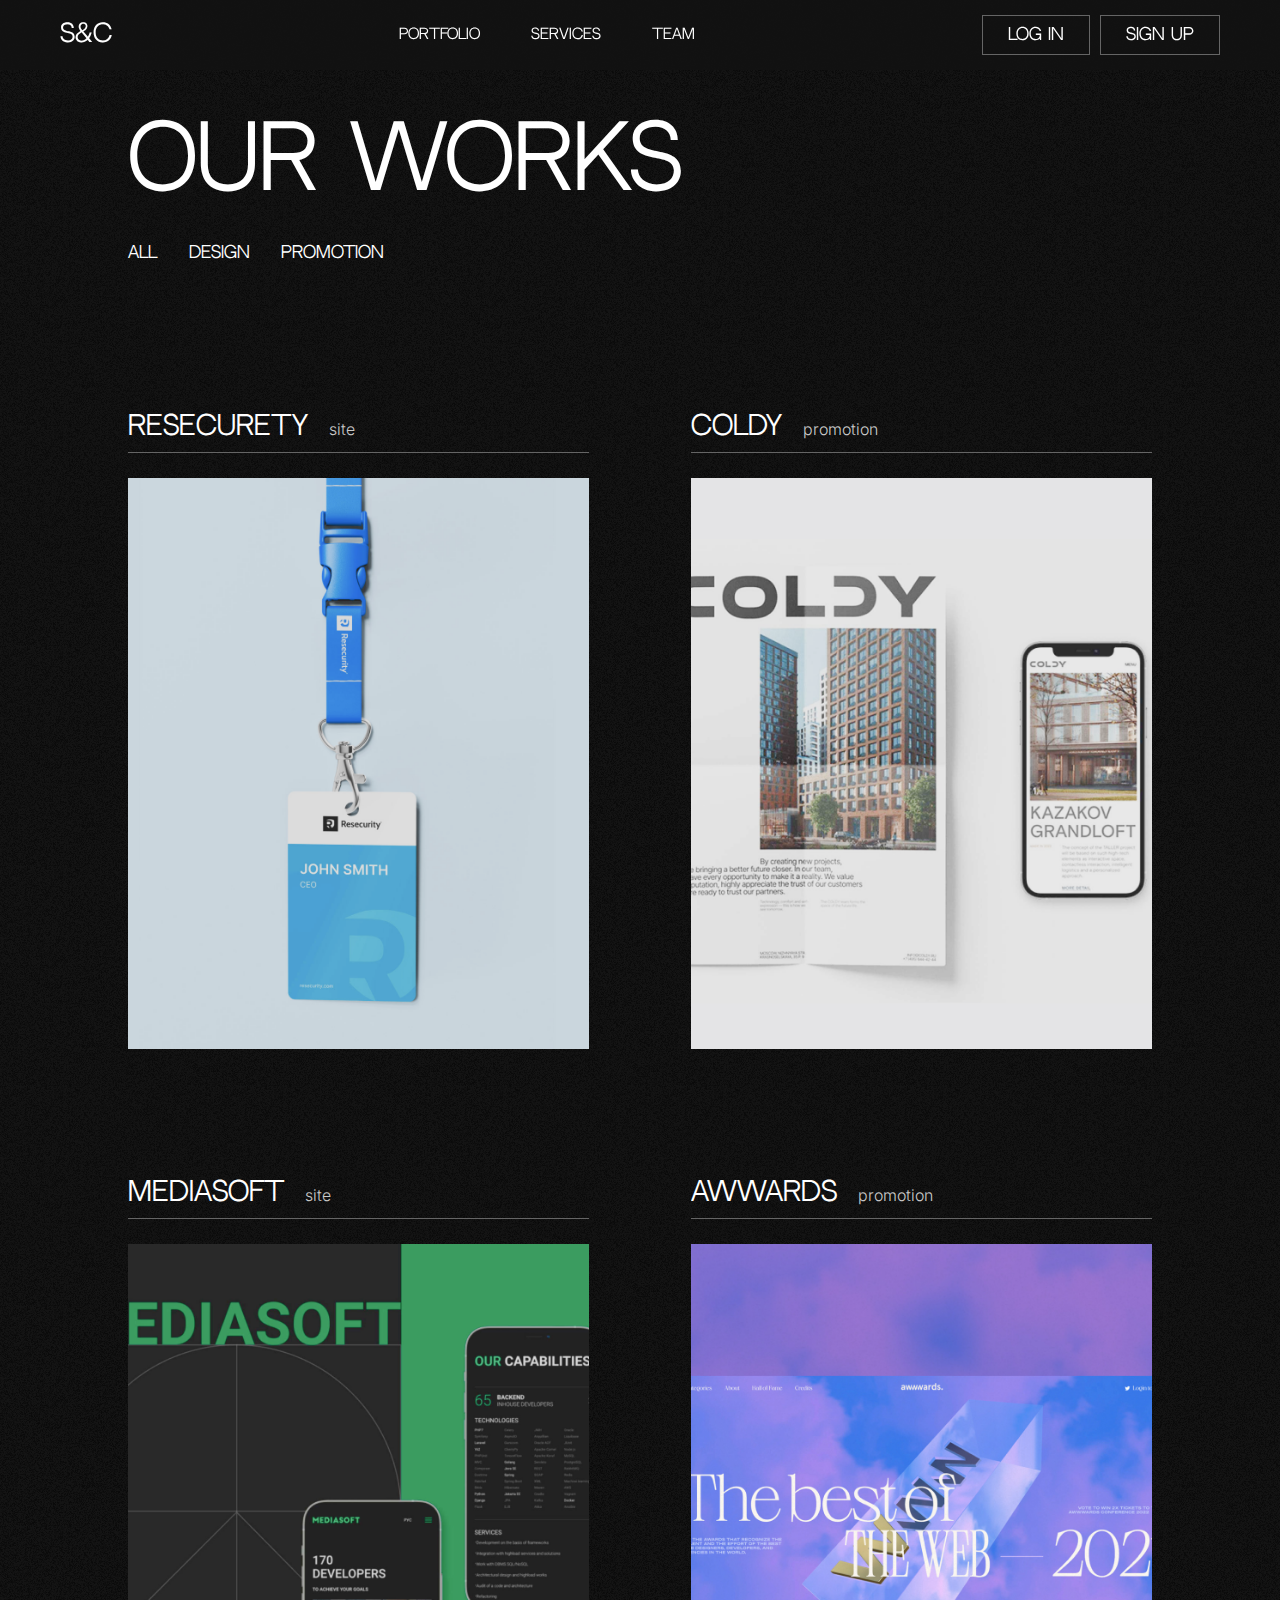
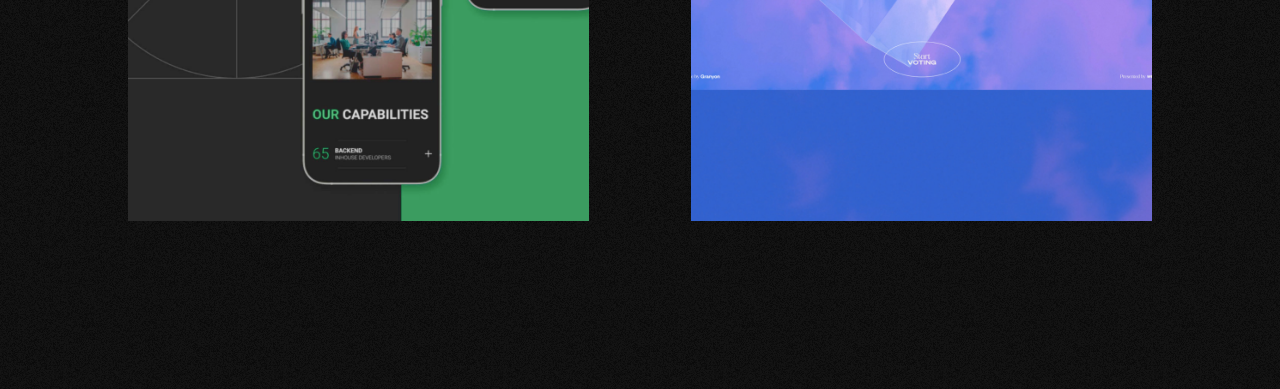
<file: src/views/allworks.html>
<!DOCTYPE html>
<html lang="en">
<head>
    <meta charset="UTF-8">
    <meta http-equiv="X-UA-Compatible" content="IE=edge">
    <meta name="viewport" content="width=device-width, initial-scale=1.0">

    <link rel="stylesheet" href="../styles/normalize.css">
    <link rel="stylesheet" href="../styles/main.css">
    <link rel="stylesheet" href="../styles/allworks.css">

    <!-- <script defer src="../scripts/SmoothScroll.js"></script> -->
    <script defer src="../scripts/main.js"></script>

    <title>All Works</title>
</head>
<body>

    <nav class="main-header__nav">
        <a class="nav__logo" href="../../index.html">S&C</a>

        <ul class="nav__links">
          <li class="nav__link">
            <a href="#recent-works">portfolio</a>
          </li>
          <li class="nav__link">
            <a href="#our-service">services</a>
          </li>
          <li class="nav__link">
            <a href="#our-team">team</a>
          </li>
        </ul>

        <div class="nav__to-auth">
          <a href="./login.html">Log in</a>
          <a href="./signup.html">sign up</a>
        </div>
    </nav>
    <section id="recent-works" style="margin: 0; padding: 1% 10%;">
        <h2 style="padding-top: 10%;">our works</h2>
        <div class="filter_works">
            <div>all</div>
            <div>design</div>
            <div>promotion</div>
        </div>
        <div class="container">
          <div class="recent-work">
            <header class="recent-work__header">
              <h3 class="recent-work__name">resecurety</h3>
              <span class="recent-work__service-type">site</span>
            </header>
            <a href="#">
              <img class="recent-work__preview" src="../icons/our-projects/sample1.png" alt="sample1" />
              <div class="recent-work__arrow">
                →
              </div>
            </a>
          </div>
          <div class="recent-work">
            <header class="recent-work__header">
              <h3 class="recent-work__name">coldy</h3>
              <span class="recent-work__service-type">promotion</span>
            </header>
            <a href="#">
              <img class="recent-work__preview" src="../icons/our-projects/sample2.png" alt="sample2" />
              <div class="recent-work__arrow">
                →
              </div>
            </a>
          </div>
          <div class="recent-work">
            <header class="recent-work__header">
              <h3 class="recent-work__name">mediasoft</h3>
              <span class="recent-work__service-type">site</span>
            </header>
            <a href="#">
              <img class="recent-work__preview" src="../icons/our-projects/sample3.png" alt="sample3" />
              <div class="recent-work__arrow">
                →
              </div>
            </a>
          </div>
          <div class="recent-work">
            <header class="recent-work__header">
              <h3 class="recent-work__name">awwards</h3>
              <span class="recent-work__service-type">promotion</span>
            </header>
            <a href="#">
              <img class="recent-work__preview" src="../icons/our-projects/sample4.png" alt="sample4" />
              <div class="recent-work__arrow">
                →
              </div>
            </a>
          </div>
        </div>
    </section>

</body>
</html>
</file>
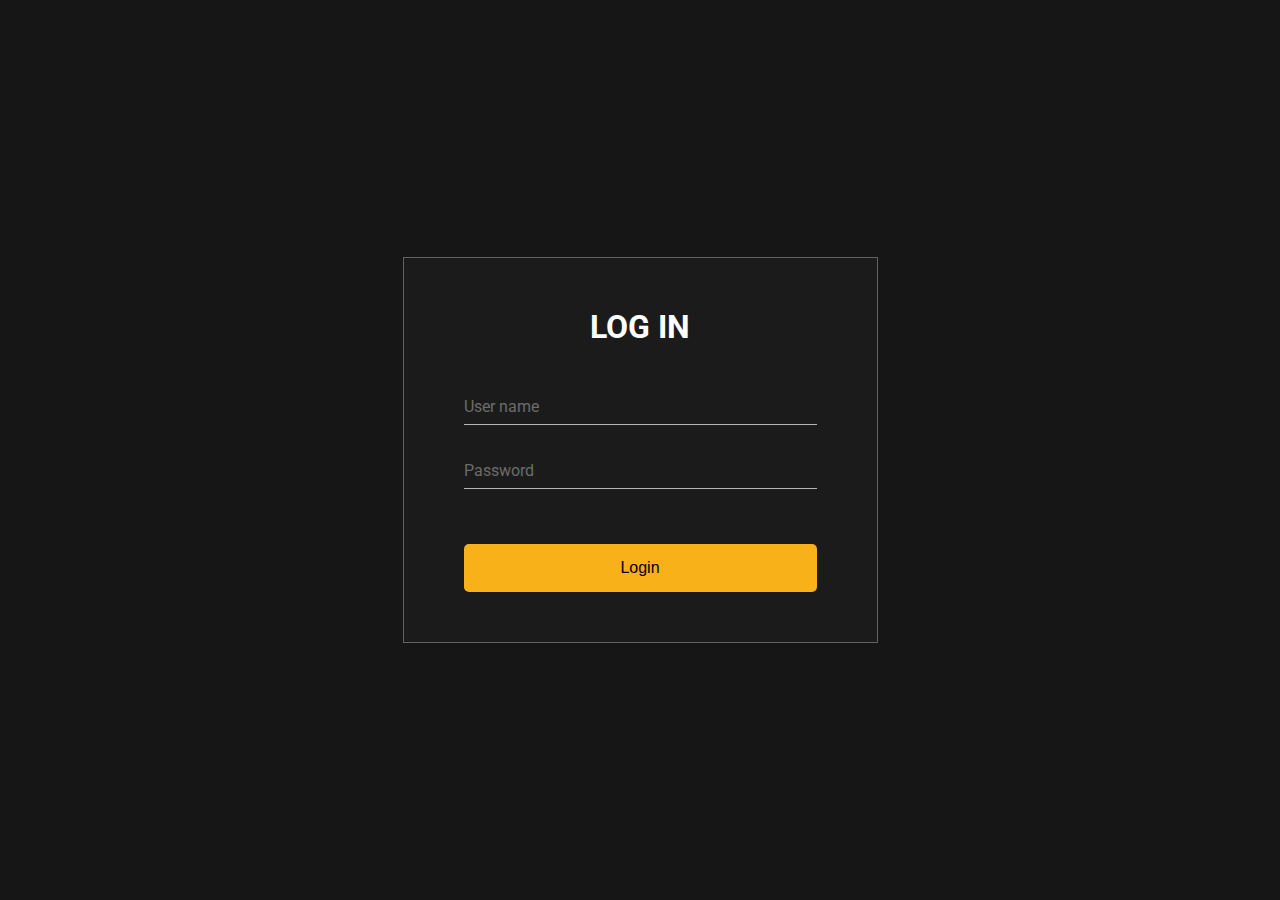
<file: src/views/login.html>
<!DOCTYPE html>
<html lang="en">
  <head>
    <meta charset="UTF-8">
    <meta http-equiv="X-UA-Compatible" content="IE=edge">
    <meta name="viewport" content="width=device-width, initial-scale=1.0">

    <link rel="stylesheet" href="../styles/auth.css">
    <link rel="stylesheet" href="../styles/primary-styles.css">

    <script defer src="../scripts/main.js"></script>

    <title>Login</title>
  </head>
  <body>

    <form class="auth-form">
      <h1>Log in</h1>
      <div class="input__container">
        <input minlength="1" class="input_primary" type="text" required />
        <label>User name</label>
      </div>
      <div class="input__container">
        <input minlength="6" class="input_primary" type="password" required />
        <label>Password</label>
      </div>

      <button class="button_primary">Login</button>
    </form>

  </body>
</html>
</file>
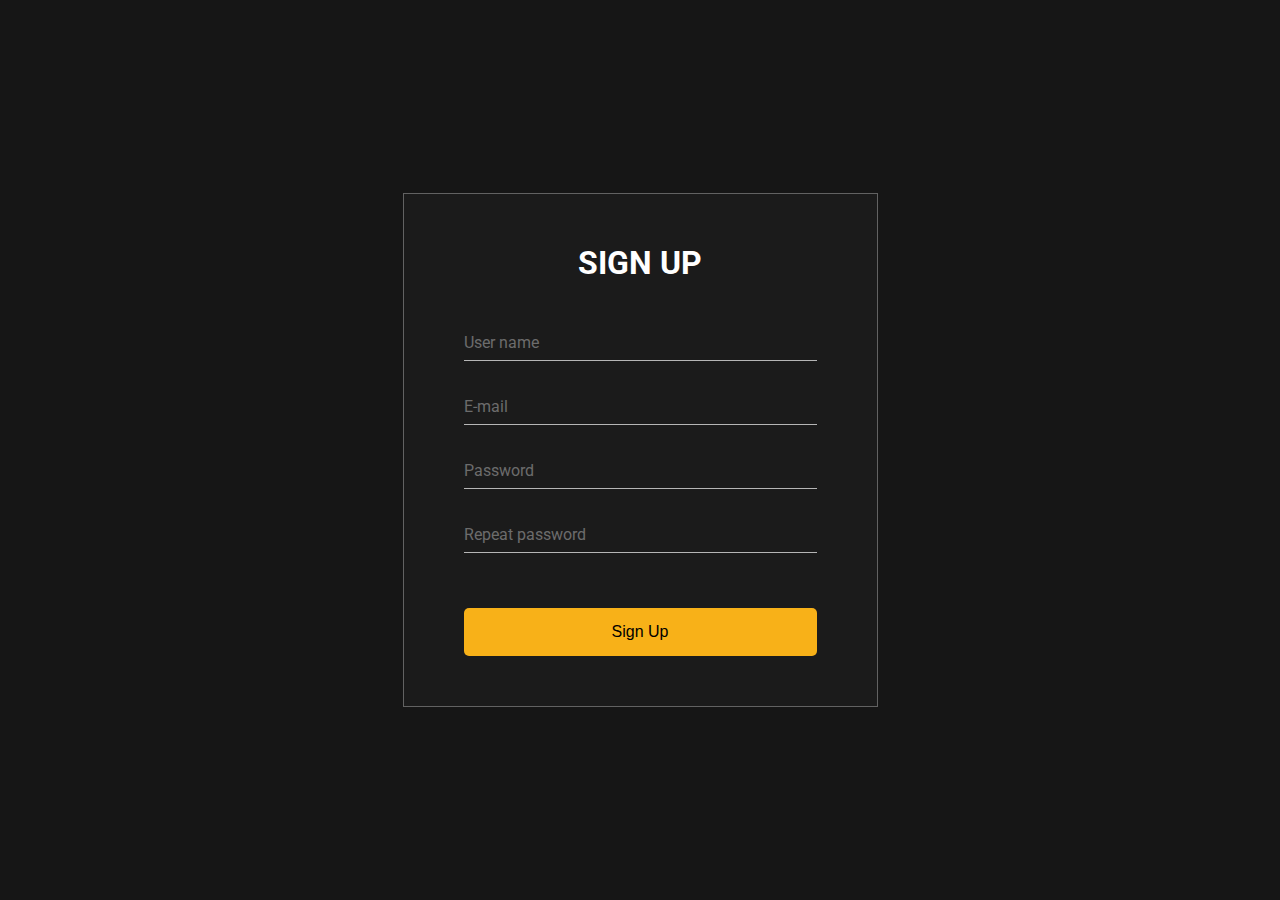
<file: src/views/signup.html>
<!DOCTYPE html>
<html lang="en">
  <head>
    <meta charset="UTF-8">
    <meta http-equiv="X-UA-Compatible" content="IE=edge">
    <meta name="viewport" content="width=device-width, initial-scale=1.0">

    <link rel="stylesheet" href="../styles/auth.css">
    <link rel="stylesheet" href="../styles/primary-styles.css">

    <script defer src="../scripts/main.js"></script>

    <title>Sign up</title>
  </head>
  <body>

    <form class="auth-form">
      <h1>sign up</h1>
      <div class="input__container">
        <input minlength="1" class="input_primary" type="text" required />
        <label>User name</label>
      </div>
      <div class="input__container">
        <input class="input_primary" type="email" required />
        <label>E-mail</label>
      </div>
      <div class="input__container">
        <input minlength="6" class="input_primary" type="password" required />
        <label>Password</label>
      </div>
      <div class="input__container">
        <input minlength="6" class="input_primary" type="password" required />
        <label>Repeat password</label>
      </div>

      <button class="button_primary">Sign Up</button>
    </form>

  </body>
</html>
</file>
<file: src/styles/main.css>
@import url('https://fonts.googleapis.com/css2?family=Roboto&display=swap');
@import url('https://fonts.googleapis.com/css2?family=Inter:wght@300&display=swap');
@import './vars.css';

@font-face {
  font-family: "NeutralFace";
  src: url(../fonts/NeutralFace.otf);
}

* {
  box-sizing: border-box;
  padding: 0;
  margin: 0;
}

::-webkit-scrollbar {
  display: none;
}

body {
  position: relative;
  color: #fff;

  /* temporary */
  font-family: 'NeutralFace', sans-serif;
  font-size: 16px;

  background-image: url(../icons/noise-bg.png);
  background-position: left left;
  background-blend-mode: hard-light;
}

body::before {
  content: "";
  position: absolute;
  left: 0;
  top: 0;
  width: 100%;
  height: 100%;
  z-index: -1;
  background-color: #000;
  opacity: 0.92;
}

main {
  margin: 0 145px;
}

a {
  text-decoration: none;
  color: #fff;
  transition: color .18s ease-out;
}

h1, h2, h3 {
  text-transform: uppercase;
  font-weight: 400;
}

h2 {
  font-size: 5.3125em; /* 85px */
}


/* header */

.main-header {
  display: flex;
  position: relative;
  justify-content: center;
  align-items: center;
  height: 100vh;
}

.main-header canvas {
  position: absolute;
  width: 100%!important;
  height: 100%!important;
}

.header__team-name {
  display: flex;
  justify-self: center;
  align-items: center;
  font-size: 5em;
  z-index: 1;
}

.header__teamLogo{
  display: flex;
  position: absolute;
  left: 0;
  width: 80vw;
  transform: translateX(calc(50vw - 80vw/2));
  margin: 0 auto;
  user-select: none;
}

.header__subtitle{
  float: left;
  font-size: 0.8em;
  margin: 0 auto;
  font-weight: bold;
  padding: 0 30px;
  z-index: 1;
}

.main-header__nav {
  display: flex;
  flex-direction: row;
  justify-content: space-between;
  align-items: center;
  position: fixed;

  top: 0;
  left: 0;

  width: 100%;
  padding: 15px 60px;

  background: rgba(18, 18, 18, .9);
  z-index: 2;
}

.nav__logo {
  font-size: 1.5em; /* 24px */
}

.nav__links {
  display: flex;
  list-style-type: none;
}

.nav__links > li {
  text-transform: uppercase;
  margin-right: clamp(10px, 4vw, 90px);
  font-size: 0.875em; /* 14px */
}

.nav__links > li:last-child {
  margin-right: 0;
}

.nav__links > li:hover > a {
  color: var(--primary-color);
}

.nav__to-auth {
  display: flex;
  justify-content: flex-end;
}

.nav__to-auth > a {
  padding: 10px 25px;
  text-transform: uppercase;
  border: 1px solid #656565;
  transition: all .21s ease-out;
}

.nav__to-auth > a:hover {
  border: 1px solid var(--primary-color);
}

.nav__to-auth > a:first-child {
  margin-right: 10px;
}

.nav__menu-button,
.nav__burger-menu {
  display: none;
}

.nav__menu-button {
  cursor: pointer;
}

.nav__burger-menu {
  display: flex;
  transform: translateX(100%);
  flex-direction: column;
  justify-content: center;
  position: absolute;

  top: 0;
  left: 0;
  width: 100vw;
  height: 100vh;

  padding: 0 25px;
  background: #000000;

  transition: transform .43s ease-out;
}

.burger-menu_active {
  transform: translateX(0%);
}

.burger-menu__links {
  display: flex;
  flex-direction: column;
  list-style-type: none;
  margin-bottom: 100px;
}

.burger-menu__link {
  cursor: pointer;
  padding-bottom: 25px;
  border-bottom: 1px solid #3A3A3A;
  margin-bottom: 25px;
}

.burger-menu__link:last-child {
  padding-bottom: 0;
  border-bottom: none;
  margin-bottom: 0;
}

.burger-menu__link > a {
  font-size: 20px;
}

.burger-menu__link:hover > a {
  color: var(--primary-color);
}

.burger-menu__close-button {
  cursor: pointer;
  position: absolute;
  right: clamp(10px, 5%, 30px);
  top: clamp(10px, 3%, 30px);

  width: 20px;
  height: 20px;
}

.burger-menu__to-auth {
  display: flex;
  justify-content: space-between;
}

.burger-menu__to-auth > a {
  padding: 20px 45px;
  border: 1px solid var(--primary-color);
  border-radius: 5px;
}

.burger-menu__to-auth > .to-login {
  color: #000;
  background: var(--primary-color);
}


/* main */

#recent-works {
  margin: 100px 0 400px;
}

#recent-works > .container {
  display: flex;
  flex-wrap: wrap;
  flex-direction: row;
  justify-content: space-between;

  margin: 150px 0;
  row-gap: 125px;
}

.recent-work {
  width: var(--recent-work-width);
  height: auto;
  overflow: hidden;
  position: relative;
}

.recent-work > a {
  position: relative;
}

.recent-work > a:hover > img {
  transform-origin: center;
  transform: scale(1.05);
}

.recent-work > a:hover > .recent-work__arrow {
  opacity: 1;
  transform: translateY(-30%);
}

.recent-work__arrow {
  width: 110px;
  height: 110px;

  display: flex;
  position: absolute;
  justify-content: center;
  align-items: center;

  bottom: 0px;
  left: 30px;
  color: #3A3A3A;
  font-size: 2em;
  line-height: 1;

  z-index: 1;
  border-radius: 50%;
  background: var(--primary-color);

  opacity: 0;
  transition: all .41s ease-in-out;
  transform: translateY(0%);
}

.recent-work__header {
  border-bottom: 1px solid #656565;
  padding-bottom: 10px;
  margin-bottom: 25px;
}

.recent-work__name {
  display: inline;
  margin-right: 15px;
  font-size: 1.625em; /* 26px */
}

.recent-work__service-type {
  font-family: 'Inter', sans-serif;
  font-weight: 300;
  text-transform: lowercase;
  color: #CACACA;
}

.recent-work__preview {
  cursor: pointer;
  width: 100%;
  transition: transform 0.74s ease-out;
}

.all-works {
  display: flex;
  width: fit-content;
  align-items: center;
  margin: 0 auto;
  text-transform: uppercase;
  font-size: 2.75em; /* 44px */
}

.all-works > span {
  margin-right: 70px;
  transition: color .21s ease-in-out;
}

.all-works__arrow {
  display: flex;
  justify-content: center;
  align-items: center;
  position: relative;

  border: 1px solid var(--primary-color);
  border-radius: 50%;
  width: 110px;
  height: 110px;
  font-weight: 400;
}

.all-works__arrow > img {
  position: absolute;
  width: 50%;
  height: 50%;
  transition: transform .21s ease-in-out;
}

.all-works:hover .all-works__arrow > img {
  transform: translateX(110%);
}

.all-works:hover > span {
  color: var(--primary-color);
}

#our-service {
  padding-bottom: 100px;
}

#our-service > h2 {
  margin-bottom: 80px;
}

.our-serveces_service {
  display: flex;
  align-items: center;
  position: relative;

  padding: 35px;
  border-top: 1px solid #3A3A3A;
  border-bottom: 1px solid #3A3A3A;
}

.service__number {
  color: #959595;
  font-family: 'Inter', sans-serif;
  font-weight: 300;
  text-transform: lowercase;
  margin-right: 100px;
}

.service__description {
  text-transform: uppercase;
  font-size: 1.5em; /* 24px */
  color: #DFDFDF;
  transition: all .21s ease-in-out;
}

.service__arrow {
  position: absolute;
  right: 35px;

  height: 100%;
  width: 60px;

  background-image: url("../icons/our-projects/our-service-arrow.svg");
  background-repeat: no-repeat;
  background-position: center right;
  transition: all 0.21s ease-in-out;

  transform-origin: right;
}

.our-serveces_service:hover > .service__description {
  color: var(--primary-color);
  padding-left: 35px;
}

.our-serveces_service:hover > .service__arrow {
  right: 25px;
  background-image: url("../icons/our-projects/our-service-arrow-active.svg");
}

#chat{
  display: flex;
  flex-direction: column;
  position: fixed;
  bottom: 5%;
  right: -25%;
  overflow: hidden;
  width: 20vw;
  height: 30vw;
  background-color: var(--primary-color);
  border-radius: 0 50px 0 50px;
  border: 0;
  box-shadow: 0px 0px 50px rgba(255, 174, 0, 0.25);
  transition: 1s ease-in-out;
  z-index: 1;
}

.chat__logo{
  width: 22%;
  margin: 6%;
}

.chat__back{
  display: flex;
  flex-direction: column;
  width: 100%;
  height: 100%;
  background: white;
}

.chat__message__win{
  display: flex;
  overflow: hidden;
  width: 100%;
  height: 87%;
}

.chat__input{
  display: flex;
  flex-direction: row;
  justify-content: space-between;
  align-items: center;
  height: 13%;
  width: 100%;
  border-top: 1px gray solid;
  padding: 3% 5% 5% 10%;
}

.chat__message__win{
  display: flex;
  flex-direction: column;
  justify-content: flex-end;
}

.message_user{
  width: 100%;
  height: 15%;
  margin: 4% 0% 5% -4%;
}

.message_bot{
  width: 100%;
  height: 15%;
  margin: -4% 0% 5% 4%;
}

.message_user_box{
  width: 70%;
  float: right;
}

.message_bot_box{
  width: 70%;
  float: left;
}

.input__message{
  background: transparent;
  border: 0;
  width: 80%;
}

.input__message:focus-within{
  outline: 0;
  outline-offset: 0;
}

.message__button{width: 12%;}

.message__button:hover{cursor: pointer;}

.chat__button{
  position: fixed;
  bottom: 5%;
  right: 5%;
  width: 5vw;
  height: 5vw;
  background-color: var(--primary-color);
  border-radius: 50%;
  border: 0;
  box-shadow: 0px 0px 50px rgba(255, 174, 0, 0.25);
  transition: 1s ease-in-out;
}

.chat__button:hover{cursor: pointer;}
</file>
<file: src/styles/allworks.css>
.filter_works{
    display: flex;
    flex-direction: row;
    align-items: center;
    justify-content: space-between;
    width: 25%;
    margin-top: 3%;
}
</file>
<file: src/styles/auth.css>
@import url('https://fonts.googleapis.com/css2?family=Roboto&display=swap');

* {
  box-sizing: border-box;
  padding: 0;
  margin: 0;
}

::-webkit-scrollbar {
  display: none;
}

body {
  display: flex;
  justify-content: center;
  align-items: center;

  width: 100%;
  height: 100vh;

  color: #FFFFFF;
  background: #161616;

  font-family: 'Roboto', sans-serif;
  font-size: 16px;
}

h1 {
  text-align: center;
  text-transform: uppercase;
  margin: 0;
  margin-bottom: 40px;
}

.auth-form {
  position: relative;
  background: #1B1B1B;
  border: 1px solid #626262;

  width: 475px;
  padding: 50px 60px;
}

.auth-form .button_primary {
  margin-top: 30px;
  width: 100%;
}
</file>
<file: src/styles/primary-styles.css>
@import './vars.css';

.input__container {
  position: relative;
  width: 100%;
}

.input_primary {
  width: 100%;
  padding: 10px 0;
  margin-bottom: 25px;

  color: #FFFFFF;
  font-size: 1em;
  border: none;
  border-bottom: 1px solid #b6b6b6;
  background: none;
  outline: none;

  transition: all .18s ease-out;
}

.input_primary:invalid {
  border-bottom: 1px solid var(--danger-color);
}

.input_primary.input_start {
  border-bottom: 1px solid #b6b6b6;
}

.input_primary:hover {
  border-bottom: 1px solid #bda674;
}

.input_primary:focus {
  border-bottom: 1px solid var(--primary-color);
}

.input__container label {
  position: absolute;
  top: calc(50% - 25px / 2);
  left: 0;
  background: none;

  color: #6C6C6C;
  pointer-events: none;
  transform: translateY(-50%);
  transition: all ease-out .18s;
  user-select: none;
}

.input_primary:invalid ~ label {
  top: 0;
  transform: translateY(-50%);
  font-size: 0.7em;
}

.input_primary.input_start ~ label {
  top: calc(50% - 25px / 2);
  transform: translateY(-50%);
  font-size: 1em;
}

.input_primary:focus ~ label {
  top: 0;
  transform: translateY(-50%);
  font-size: 0.7em;
}

.input_primary:valid ~ label {
  top: 0;
  transform: translateY(-50%);
  font-size: 0.7em;
}

.input_active ~ label {
  top: 0;
  transform: translateY(-50%);
  font-size: 0.7em;
}

.button_primary {
  font-size: 16px;
  padding: 15px 30px;
  background: var(--primary-color);
  border-radius: 5px;
  outline: none;
  cursor: pointer;
  border: none;
  transition: all ease-out .18s;
}

.button_primary:hover {
  background: var(--primary-hover-color);
}
</file>
